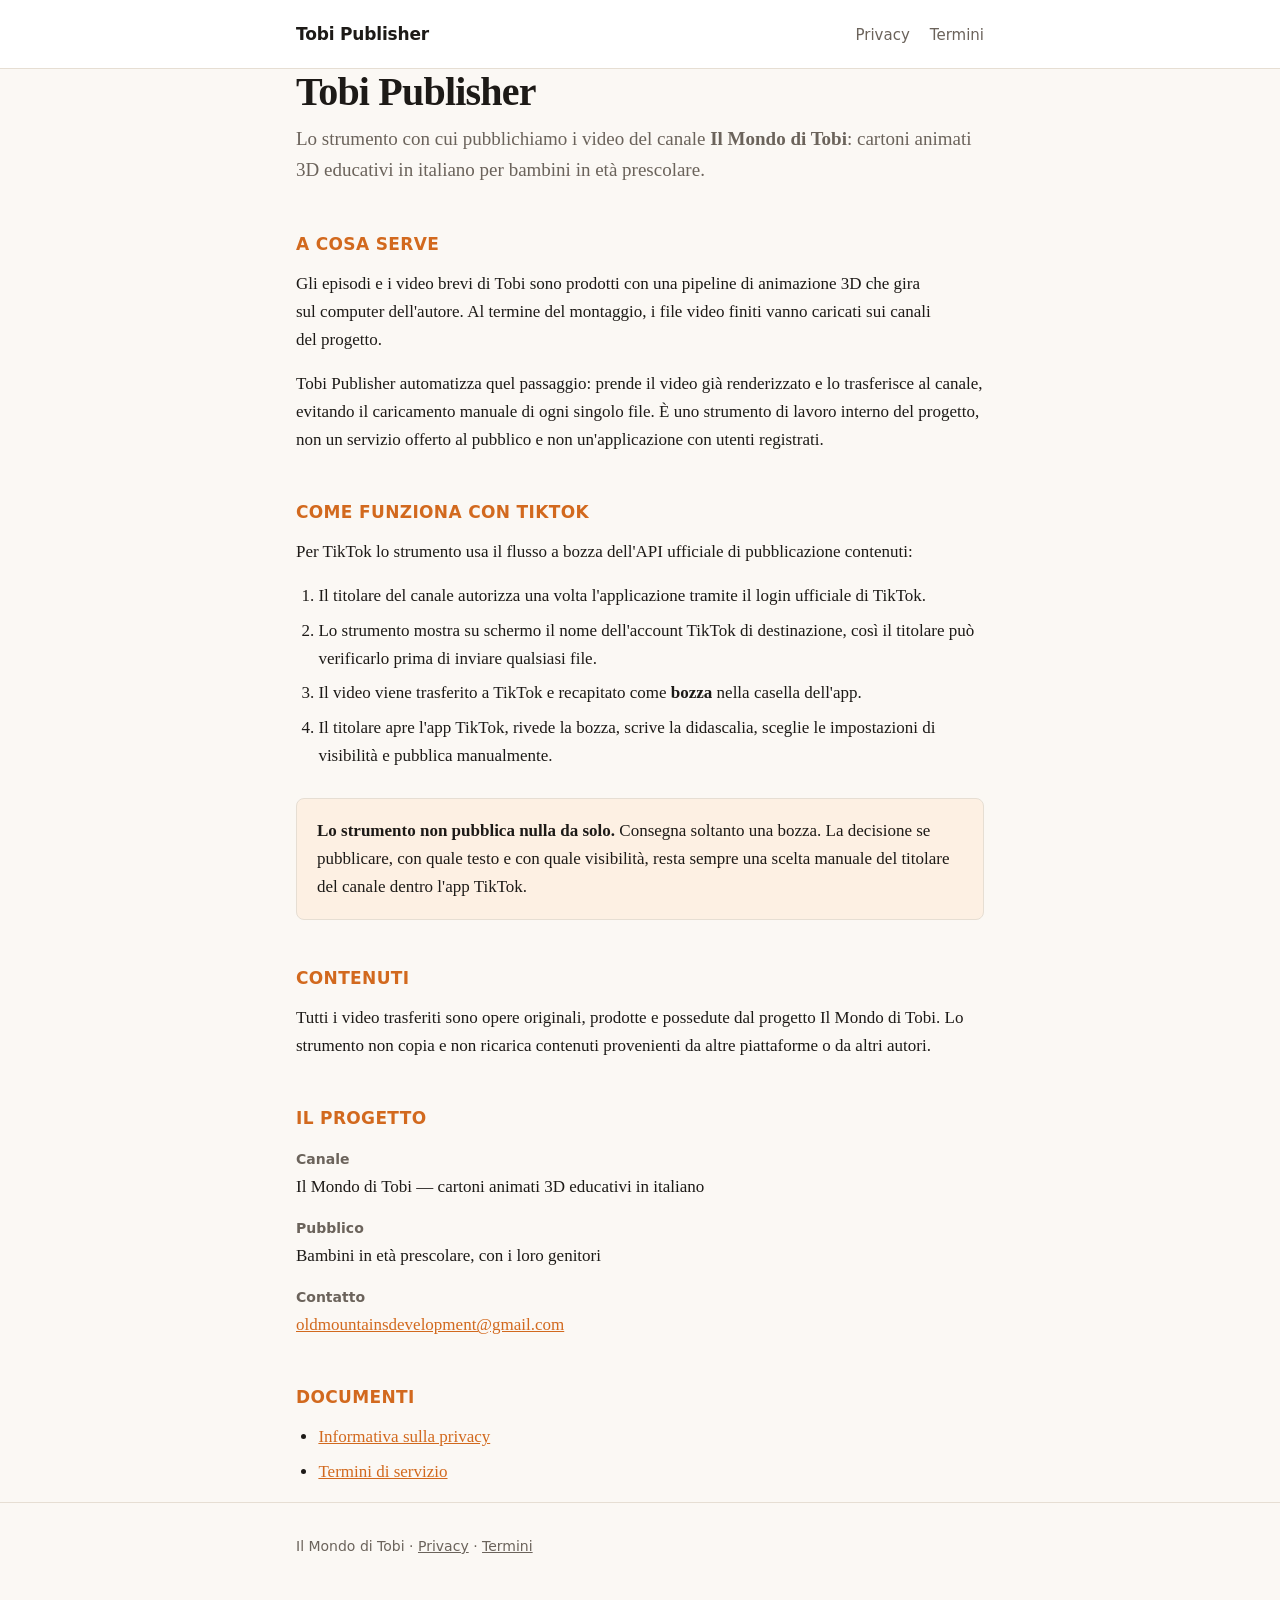
<file: index.html>
<!DOCTYPE html>
<html lang="it">
<head>
<meta charset="utf-8">
<meta name="viewport" content="width=device-width, initial-scale=1">
<title>Tobi Publisher — Il Mondo di Tobi</title>
<meta name="description" content="Strumento interno di pubblicazione dei video del canale Il Mondo di Tobi, cartoni animati 3D educativi in italiano per bambini in età prescolare.">
<link rel="stylesheet" href="style.css">
</head>
<body>

<header class="site">
  <div class="wrap">
    <a class="brand" href="./">Tobi Publisher</a>
    <nav class="site">
      <a href="privacy.html">Privacy</a>
      <a href="terms.html">Termini</a>
    </nav>
  </div>
</header>

<main class="wrap">

  <h1>Tobi Publisher</h1>
  <p class="lede">Lo strumento con cui pubblichiamo i video del canale <strong>Il Mondo di Tobi</strong>: cartoni animati 3D educativi in italiano per bambini in età prescolare.</p>

  <h2>A cosa serve</h2>
  <p>Gli episodi e i video brevi di Tobi sono prodotti con una pipeline di animazione 3D che gira sul computer dell'autore. Al termine del montaggio, i file video finiti vanno caricati sui canali del progetto.</p>
  <p>Tobi Publisher automatizza quel passaggio: prende il video già renderizzato e lo trasferisce al canale, evitando il caricamento manuale di ogni singolo file. È uno strumento di lavoro interno del progetto, non un servizio offerto al pubblico e non un'applicazione con utenti registrati.</p>

  <h2>Come funziona con TikTok</h2>
  <p>Per TikTok lo strumento usa il flusso a bozza dell'API ufficiale di pubblicazione contenuti:</p>
  <ol>
    <li>Il titolare del canale autorizza una volta l'applicazione tramite il login ufficiale di TikTok.</li>
    <li>Lo strumento mostra su schermo il nome dell'account TikTok di destinazione, così il titolare può verificarlo prima di inviare qualsiasi file.</li>
    <li>Il video viene trasferito a TikTok e recapitato come <strong>bozza</strong> nella casella dell'app.</li>
    <li>Il titolare apre l'app TikTok, rivede la bozza, scrive la didascalia, sceglie le impostazioni di visibilità e pubblica manualmente.</li>
  </ol>

  <div class="note">
    <p><strong>Lo strumento non pubblica nulla da solo.</strong> Consegna soltanto una bozza. La decisione se pubblicare, con quale testo e con quale visibilità, resta sempre una scelta manuale del titolare del canale dentro l'app TikTok.</p>
  </div>

  <h2>Contenuti</h2>
  <p>Tutti i video trasferiti sono opere originali, prodotte e possedute dal progetto Il Mondo di Tobi. Lo strumento non copia e non ricarica contenuti provenienti da altre piattaforme o da altri autori.</p>

  <h2>Il progetto</h2>
  <dl class="facts">
    <dt>Canale</dt>
    <dd>Il Mondo di Tobi — cartoni animati 3D educativi in italiano</dd>
    <dt>Pubblico</dt>
    <dd>Bambini in età prescolare, con i loro genitori</dd>
    <dt>Contatto</dt>
    <dd><a href="mailto:oldmountainsdevelopment@gmail.com">oldmountainsdevelopment@gmail.com</a></dd>
  </dl>

  <h2>Documenti</h2>
  <ul>
    <li><a href="privacy.html">Informativa sulla privacy</a></li>
    <li><a href="terms.html">Termini di servizio</a></li>
  </ul>

</main>

<footer class="site">
  <div class="wrap">
    Il Mondo di Tobi · <a href="privacy.html">Privacy</a> · <a href="terms.html">Termini</a>
  </div>
</footer>

</body>
</html>
</file>
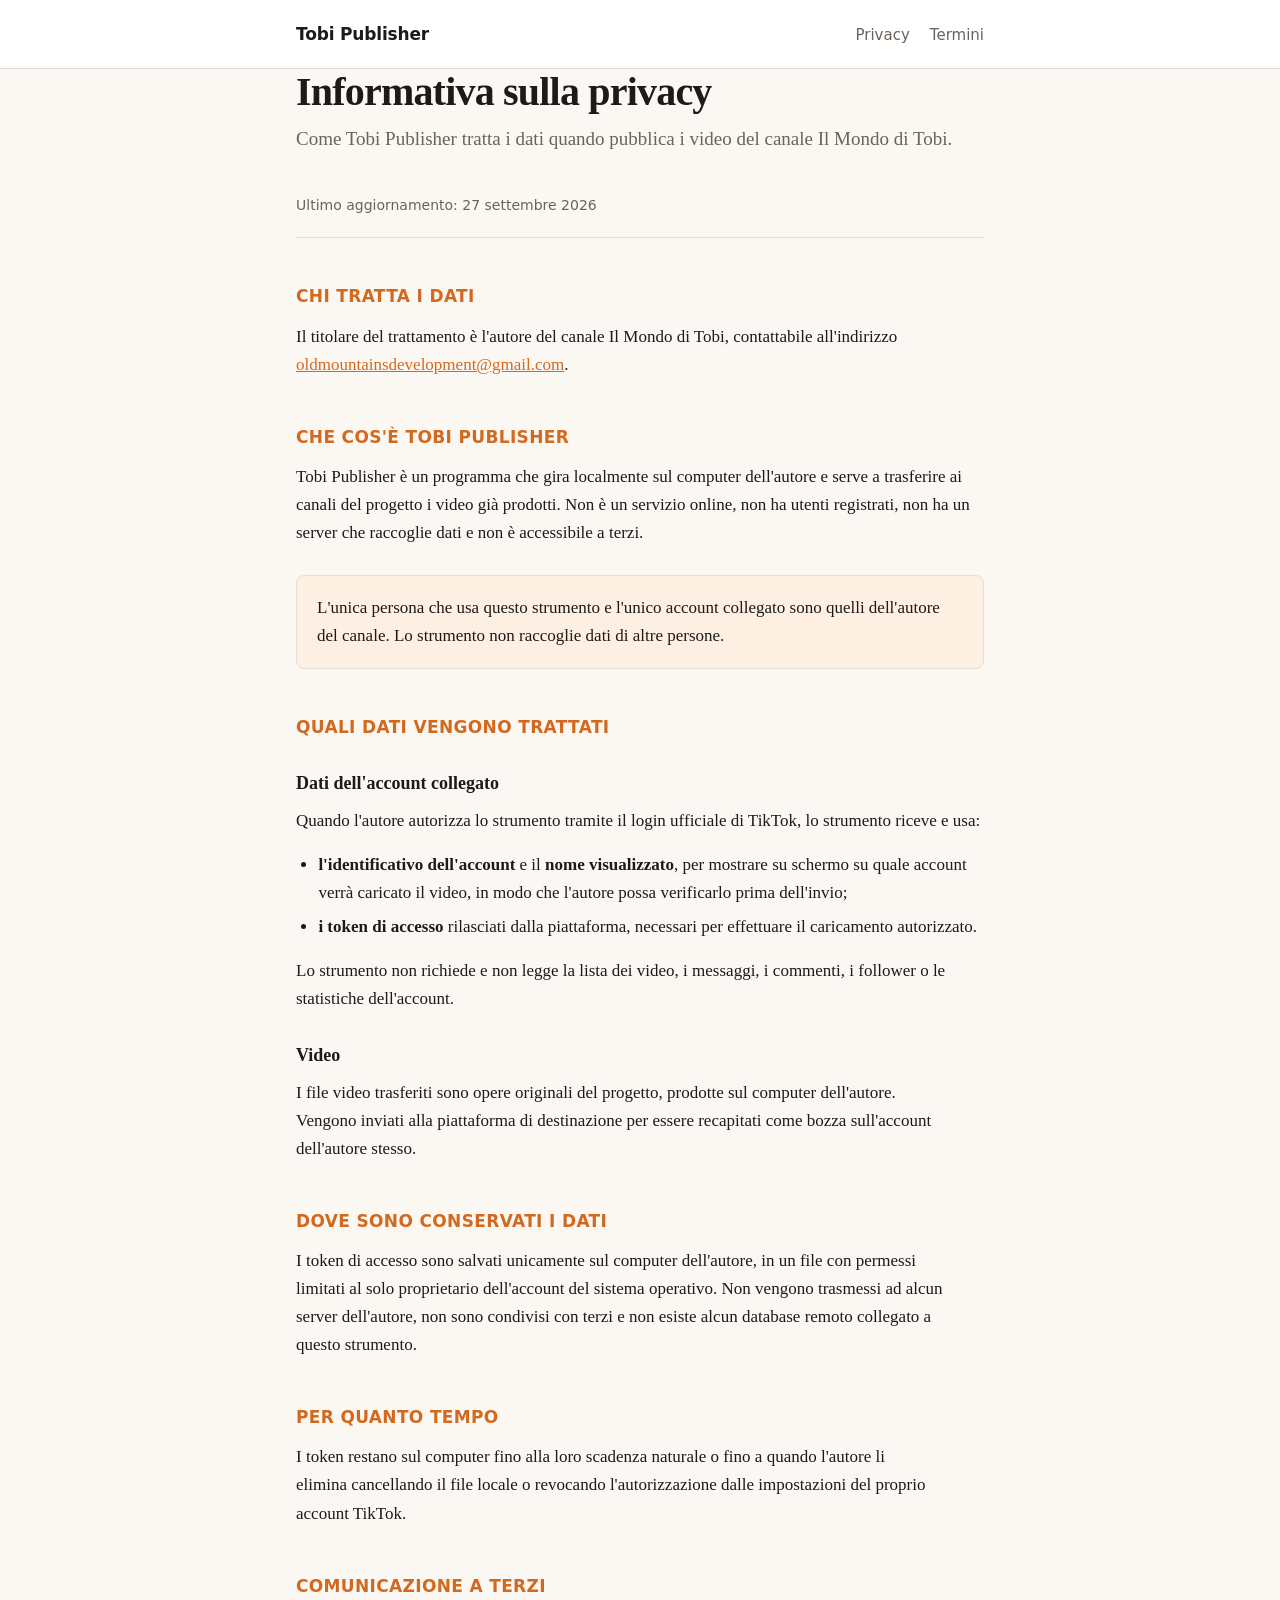
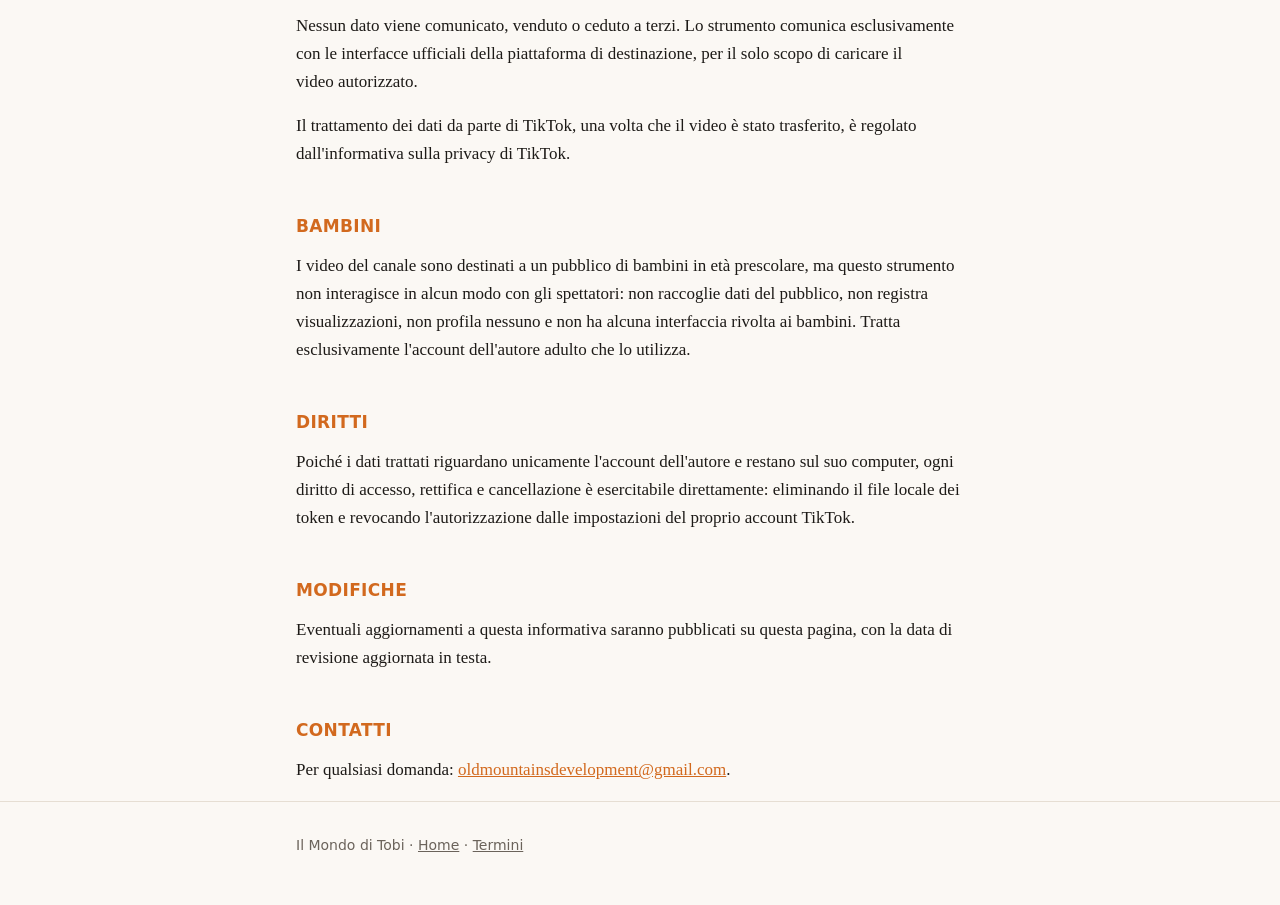
<file: privacy.html>
<!DOCTYPE html>
<html lang="it">
<head>
<meta charset="utf-8">
<meta name="viewport" content="width=device-width, initial-scale=1">
<title>Informativa sulla privacy — Tobi Publisher</title>
<meta name="description" content="Informativa sulla privacy di Tobi Publisher, lo strumento interno di pubblicazione dei video del canale Il Mondo di Tobi.">
<link rel="stylesheet" href="style.css">
</head>
<body>

<header class="site">
  <div class="wrap">
    <a class="brand" href="./">Tobi Publisher</a>
    <nav class="site">
      <a href="privacy.html">Privacy</a>
      <a href="terms.html">Termini</a>
    </nav>
  </div>
</header>

<main class="wrap">

  <h1>Informativa sulla privacy</h1>
  <p class="lede">Come Tobi Publisher tratta i dati quando pubblica i video del canale Il Mondo di Tobi.</p>

  <p class="meta">Ultimo aggiornamento: 27 settembre 2026</p>

  <h2>Chi tratta i dati</h2>
  <p>Il titolare del trattamento è l'autore del canale Il Mondo di Tobi, contattabile all'indirizzo <a href="mailto:oldmountainsdevelopment@gmail.com">oldmountainsdevelopment@gmail.com</a>.</p>

  <h2>Che cos'è Tobi Publisher</h2>
  <p>Tobi Publisher è un programma che gira localmente sul computer dell'autore e serve a trasferire ai canali del progetto i video già prodotti. Non è un servizio online, non ha utenti registrati, non ha un server che raccoglie dati e non è accessibile a terzi.</p>

  <div class="note">
    <p>L'unica persona che usa questo strumento e l'unico account collegato sono quelli dell'autore del canale. Lo strumento non raccoglie dati di altre persone.</p>
  </div>

  <h2>Quali dati vengono trattati</h2>

  <h3>Dati dell'account collegato</h3>
  <p>Quando l'autore autorizza lo strumento tramite il login ufficiale di TikTok, lo strumento riceve e usa:</p>
  <ul>
    <li><strong>l'identificativo dell'account</strong> e il <strong>nome visualizzato</strong>, per mostrare su schermo su quale account verrà caricato il video, in modo che l'autore possa verificarlo prima dell'invio;</li>
    <li><strong>i token di accesso</strong> rilasciati dalla piattaforma, necessari per effettuare il caricamento autorizzato.</li>
  </ul>
  <p>Lo strumento non richiede e non legge la lista dei video, i messaggi, i commenti, i follower o le statistiche dell'account.</p>

  <h3>Video</h3>
  <p>I file video trasferiti sono opere originali del progetto, prodotte sul computer dell'autore. Vengono inviati alla piattaforma di destinazione per essere recapitati come bozza sull'account dell'autore stesso.</p>

  <h2>Dove sono conservati i dati</h2>
  <p>I token di accesso sono salvati unicamente sul computer dell'autore, in un file con permessi limitati al solo proprietario dell'account del sistema operativo. Non vengono trasmessi ad alcun server dell'autore, non sono condivisi con terzi e non esiste alcun database remoto collegato a questo strumento.</p>

  <h2>Per quanto tempo</h2>
  <p>I token restano sul computer fino alla loro scadenza naturale o fino a quando l'autore li elimina cancellando il file locale o revocando l'autorizzazione dalle impostazioni del proprio account TikTok.</p>

  <h2>Comunicazione a terzi</h2>
  <p>Nessun dato viene comunicato, venduto o ceduto a terzi. Lo strumento comunica esclusivamente con le interfacce ufficiali della piattaforma di destinazione, per il solo scopo di caricare il video autorizzato.</p>
  <p>Il trattamento dei dati da parte di TikTok, una volta che il video è stato trasferito, è regolato dall'informativa sulla privacy di TikTok.</p>

  <h2>Bambini</h2>
  <p>I video del canale sono destinati a un pubblico di bambini in età prescolare, ma questo strumento non interagisce in alcun modo con gli spettatori: non raccoglie dati del pubblico, non registra visualizzazioni, non profila nessuno e non ha alcuna interfaccia rivolta ai bambini. Tratta esclusivamente l'account dell'autore adulto che lo utilizza.</p>

  <h2>Diritti</h2>
  <p>Poiché i dati trattati riguardano unicamente l'account dell'autore e restano sul suo computer, ogni diritto di accesso, rettifica e cancellazione è esercitabile direttamente: eliminando il file locale dei token e revocando l'autorizzazione dalle impostazioni del proprio account TikTok.</p>

  <h2>Modifiche</h2>
  <p>Eventuali aggiornamenti a questa informativa saranno pubblicati su questa pagina, con la data di revisione aggiornata in testa.</p>

  <h2>Contatti</h2>
  <p>Per qualsiasi domanda: <a href="mailto:oldmountainsdevelopment@gmail.com">oldmountainsdevelopment@gmail.com</a>.</p>

</main>

<footer class="site">
  <div class="wrap">
    Il Mondo di Tobi · <a href="./">Home</a> · <a href="terms.html">Termini</a>
  </div>
</footer>

</body>
</html>
</file>
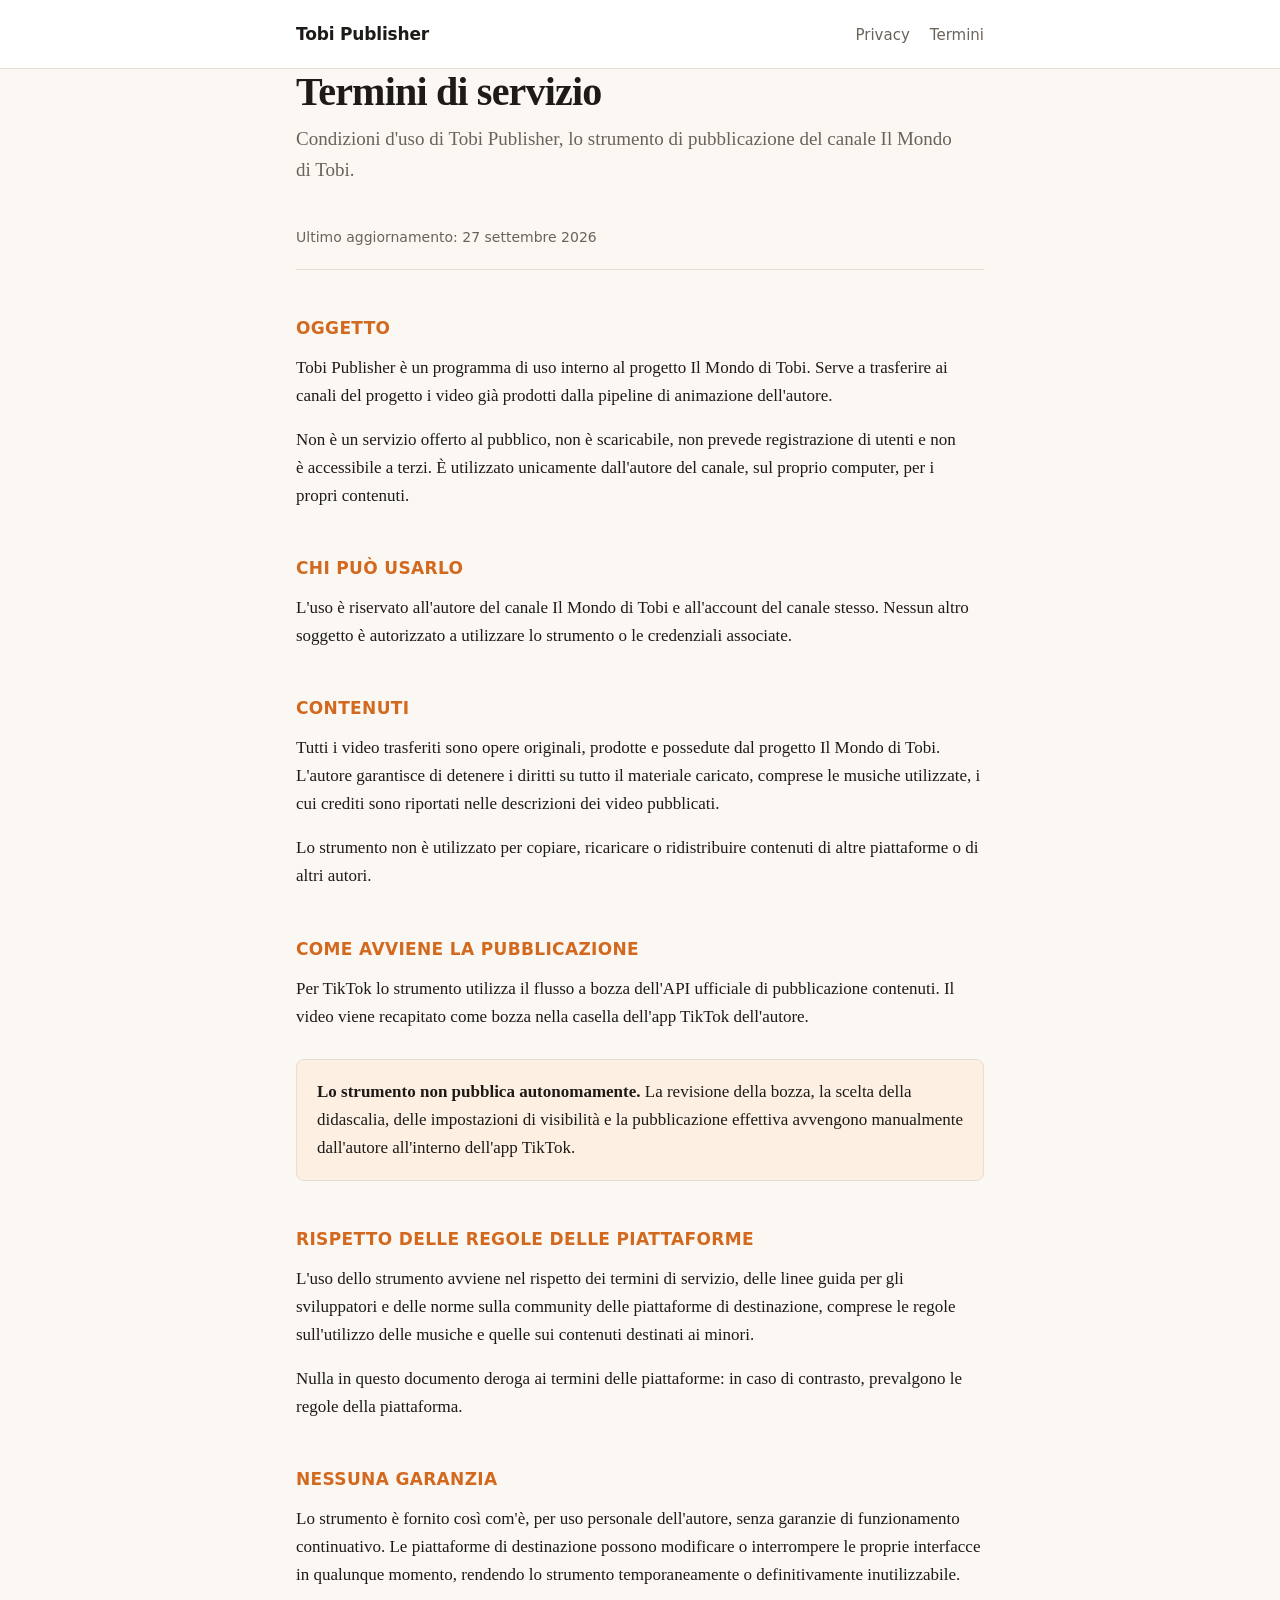
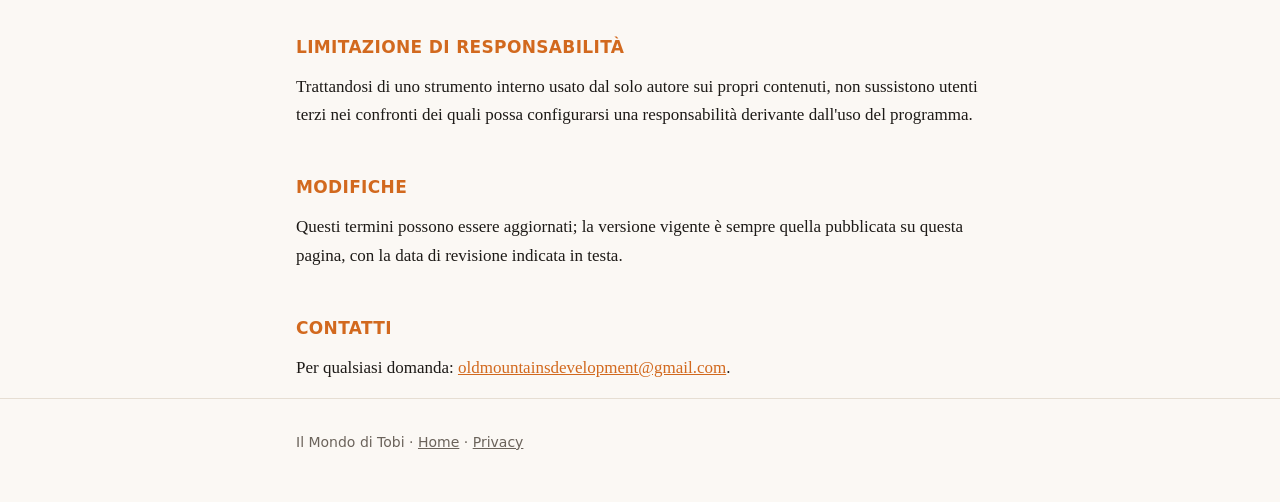
<file: terms.html>
<!DOCTYPE html>
<html lang="it">
<head>
<meta charset="utf-8">
<meta name="viewport" content="width=device-width, initial-scale=1">
<title>Termini di servizio — Tobi Publisher</title>
<meta name="description" content="Termini di servizio di Tobi Publisher, lo strumento interno di pubblicazione dei video del canale Il Mondo di Tobi.">
<link rel="stylesheet" href="style.css">
</head>
<body>

<header class="site">
  <div class="wrap">
    <a class="brand" href="./">Tobi Publisher</a>
    <nav class="site">
      <a href="privacy.html">Privacy</a>
      <a href="terms.html">Termini</a>
    </nav>
  </div>
</header>

<main class="wrap">

  <h1>Termini di servizio</h1>
  <p class="lede">Condizioni d'uso di Tobi Publisher, lo strumento di pubblicazione del canale Il Mondo di Tobi.</p>

  <p class="meta">Ultimo aggiornamento: 27 settembre 2026</p>

  <h2>Oggetto</h2>
  <p>Tobi Publisher è un programma di uso interno al progetto Il Mondo di Tobi. Serve a trasferire ai canali del progetto i video già prodotti dalla pipeline di animazione dell'autore.</p>
  <p>Non è un servizio offerto al pubblico, non è scaricabile, non prevede registrazione di utenti e non è accessibile a terzi. È utilizzato unicamente dall'autore del canale, sul proprio computer, per i propri contenuti.</p>

  <h2>Chi può usarlo</h2>
  <p>L'uso è riservato all'autore del canale Il Mondo di Tobi e all'account del canale stesso. Nessun altro soggetto è autorizzato a utilizzare lo strumento o le credenziali associate.</p>

  <h2>Contenuti</h2>
  <p>Tutti i video trasferiti sono opere originali, prodotte e possedute dal progetto Il Mondo di Tobi. L'autore garantisce di detenere i diritti su tutto il materiale caricato, comprese le musiche utilizzate, i cui crediti sono riportati nelle descrizioni dei video pubblicati.</p>
  <p>Lo strumento non è utilizzato per copiare, ricaricare o ridistribuire contenuti di altre piattaforme o di altri autori.</p>

  <h2>Come avviene la pubblicazione</h2>
  <p>Per TikTok lo strumento utilizza il flusso a bozza dell'API ufficiale di pubblicazione contenuti. Il video viene recapitato come bozza nella casella dell'app TikTok dell'autore.</p>

  <div class="note">
    <p><strong>Lo strumento non pubblica autonomamente.</strong> La revisione della bozza, la scelta della didascalia, delle impostazioni di visibilità e la pubblicazione effettiva avvengono manualmente dall'autore all'interno dell'app TikTok.</p>
  </div>

  <h2>Rispetto delle regole delle piattaforme</h2>
  <p>L'uso dello strumento avviene nel rispetto dei termini di servizio, delle linee guida per gli sviluppatori e delle norme sulla community delle piattaforme di destinazione, comprese le regole sull'utilizzo delle musiche e quelle sui contenuti destinati ai minori.</p>
  <p>Nulla in questo documento deroga ai termini delle piattaforme: in caso di contrasto, prevalgono le regole della piattaforma.</p>

  <h2>Nessuna garanzia</h2>
  <p>Lo strumento è fornito così com'è, per uso personale dell'autore, senza garanzie di funzionamento continuativo. Le piattaforme di destinazione possono modificare o interrompere le proprie interfacce in qualunque momento, rendendo lo strumento temporaneamente o definitivamente inutilizzabile.</p>

  <h2>Limitazione di responsabilità</h2>
  <p>Trattandosi di uno strumento interno usato dal solo autore sui propri contenuti, non sussistono utenti terzi nei confronti dei quali possa configurarsi una responsabilità derivante dall'uso del programma.</p>

  <h2>Modifiche</h2>
  <p>Questi termini possono essere aggiornati; la versione vigente è sempre quella pubblicata su questa pagina, con la data di revisione indicata in testa.</p>

  <h2>Contatti</h2>
  <p>Per qualsiasi domanda: <a href="mailto:oldmountainsdevelopment@gmail.com">oldmountainsdevelopment@gmail.com</a>.</p>

</main>

<footer class="site">
  <div class="wrap">
    Il Mondo di Tobi · <a href="./">Home</a> · <a href="privacy.html">Privacy</a>
  </div>
</footer>

</body>
</html>
</file>
<file: style.css>
:root {
  --ink: #1d1a17;
  --muted: #6b635b;
  --bg: #fbf8f4;
  --card: #ffffff;
  --border: #e6ded3;
  --accent: #d2691e;
  --accent-soft: #fdf0e3;
  --max: 46rem;
}

* { box-sizing: border-box; }

html { -webkit-text-size-adjust: 100%; }

body {
  margin: 0;
  background: var(--bg);
  color: var(--ink);
  font-family: ui-serif, Georgia, "Times New Roman", serif;
  font-size: 1.0625rem;
  line-height: 1.65;
  text-wrap: pretty;
}

header.site {
  border-bottom: 1px solid var(--border);
  background: var(--card);
}

.wrap {
  max-width: var(--max);
  margin: 0 auto;
  padding: 0 1.5rem;
}

header.site .wrap {
  display: flex;
  align-items: baseline;
  gap: 1.25rem;
  flex-wrap: wrap;
  padding-top: 1.25rem;
  padding-bottom: 1.25rem;
}

.brand {
  font-family: ui-sans-serif, system-ui, -apple-system, "Segoe UI", sans-serif;
  font-weight: 700;
  font-size: 1.0625rem;
  letter-spacing: -0.01em;
  color: var(--ink);
  text-decoration: none;
}

nav.site {
  margin-left: auto;
  display: flex;
  gap: 1.25rem;
  font-family: ui-sans-serif, system-ui, -apple-system, "Segoe UI", sans-serif;
  font-size: 0.9375rem;
}

nav.site a { color: var(--muted); text-decoration: none; }
nav.site a:hover,
nav.site a:focus-visible { color: var(--accent); text-decoration: underline; }

main { padding: 3rem 0 4rem; }

h1 {
  font-size: clamp(1.75rem, 4.5vw, 2.5rem);
  line-height: 1.15;
  letter-spacing: -0.02em;
  margin: 0 0 0.5rem;
}

.lede {
  font-size: 1.1875rem;
  color: var(--muted);
  margin: 0 0 2.5rem;
}

h2 {
  font-family: ui-sans-serif, system-ui, -apple-system, "Segoe UI", sans-serif;
  font-size: 1.0625rem;
  letter-spacing: 0.02em;
  text-transform: uppercase;
  color: var(--accent);
  margin: 2.75rem 0 0.75rem;
}

h3 {
  font-size: 1.125rem;
  margin: 1.75rem 0 0.5rem;
}

p, ul, ol { margin: 0 0 1rem; }

ul, ol { padding-left: 1.4rem; }

li { margin-bottom: 0.4rem; }

a { color: var(--accent); }

.meta {
  font-family: ui-sans-serif, system-ui, -apple-system, "Segoe UI", sans-serif;
  font-size: 0.875rem;
  color: var(--muted);
  margin-bottom: 2.5rem;
  padding-bottom: 1.25rem;
  border-bottom: 1px solid var(--border);
}

.note {
  background: var(--accent-soft);
  border: 1px solid var(--border);
  border-radius: 0.5rem;
  padding: 1.125rem 1.25rem;
  margin: 1.75rem 0;
}

.note p:last-child { margin-bottom: 0; }

dl.facts { margin: 0 0 1rem; }
dl.facts dt {
  font-family: ui-sans-serif, system-ui, -apple-system, "Segoe UI", sans-serif;
  font-size: 0.875rem;
  font-weight: 600;
  color: var(--muted);
  margin-top: 1rem;
}
dl.facts dd { margin: 0.125rem 0 0; }

code {
  font-family: ui-monospace, SFMono-Regular, Menlo, monospace;
  font-size: 0.9em;
  background: #f1ebe3;
  padding: 0.1em 0.35em;
  border-radius: 0.25rem;
}

footer.site {
  border-top: 1px solid var(--border);
  padding: 2rem 0 3rem;
  font-family: ui-sans-serif, system-ui, -apple-system, "Segoe UI", sans-serif;
  font-size: 0.875rem;
  color: var(--muted);
}

footer.site a { color: var(--muted); }

@media (max-width: 30rem) {
  header.site .wrap { gap: 0.75rem; }
  nav.site { margin-left: 0; width: 100%; gap: 1rem; }
}
</file>
